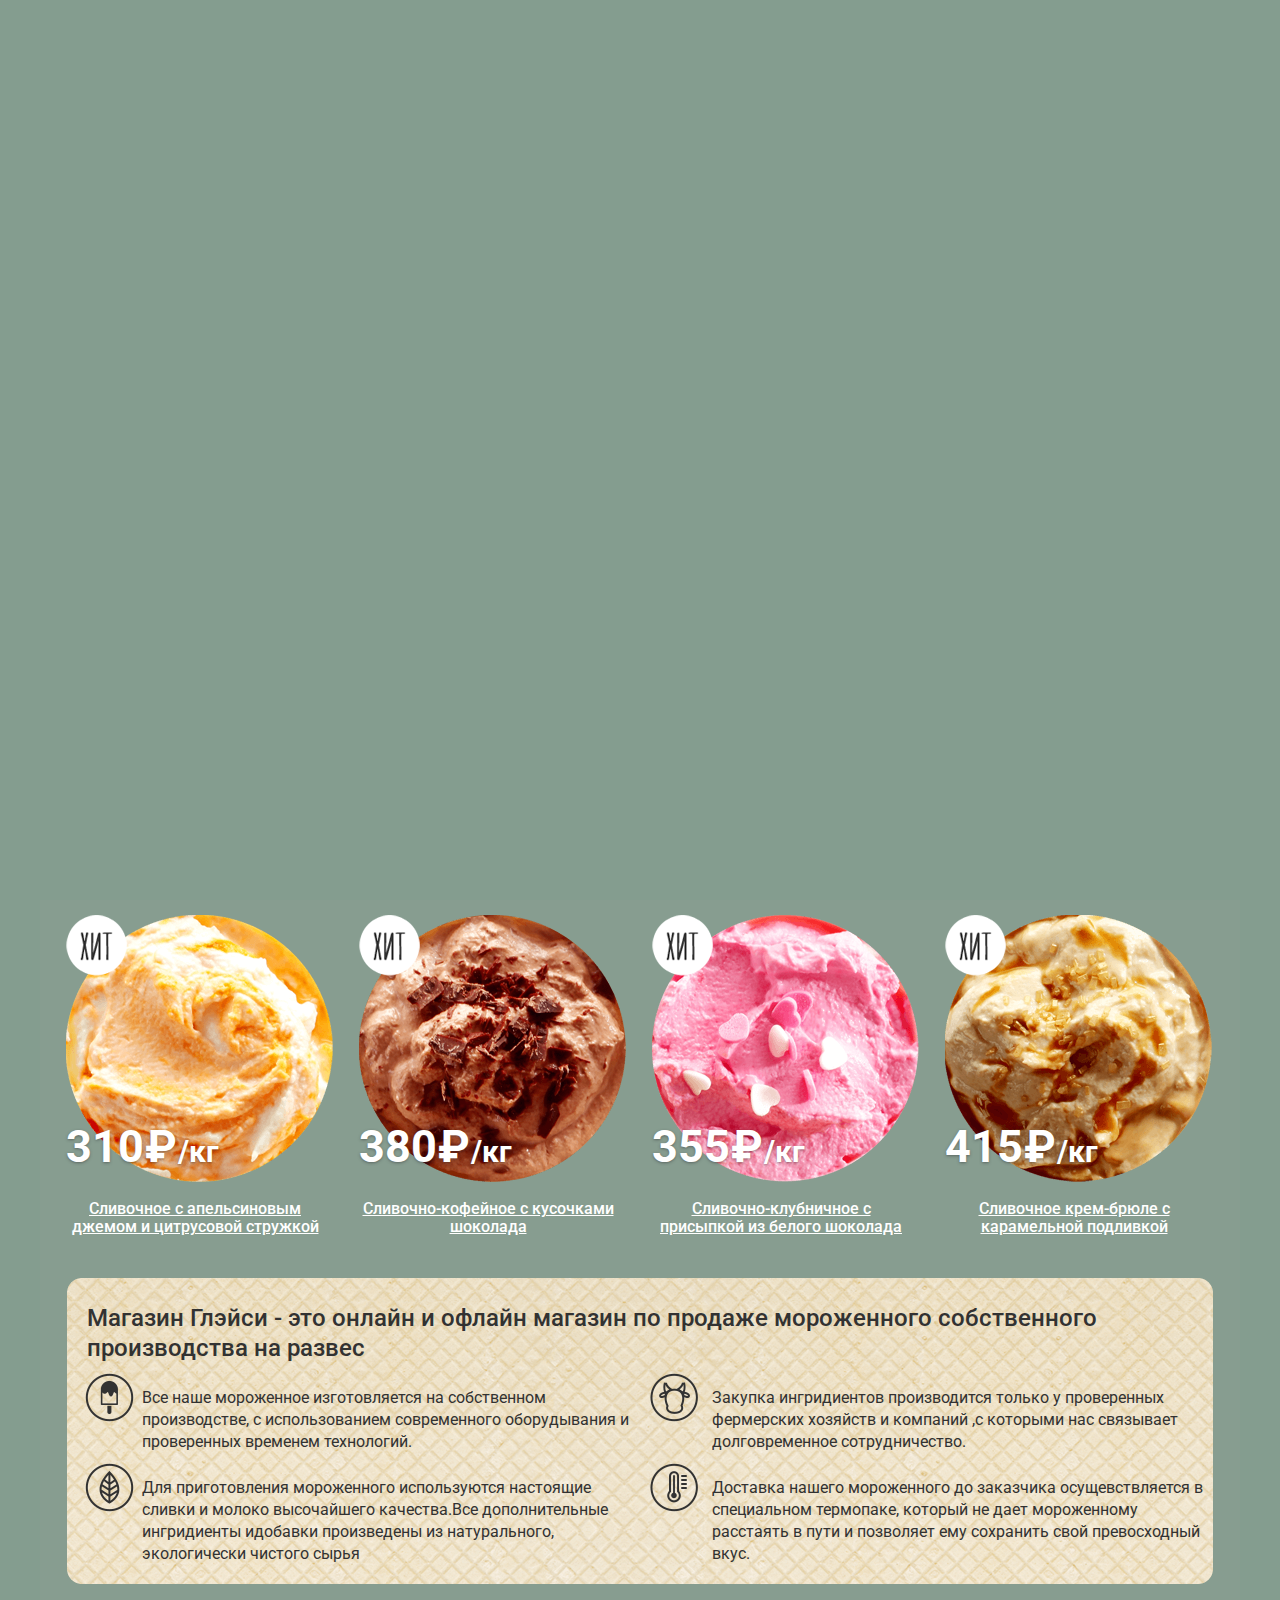
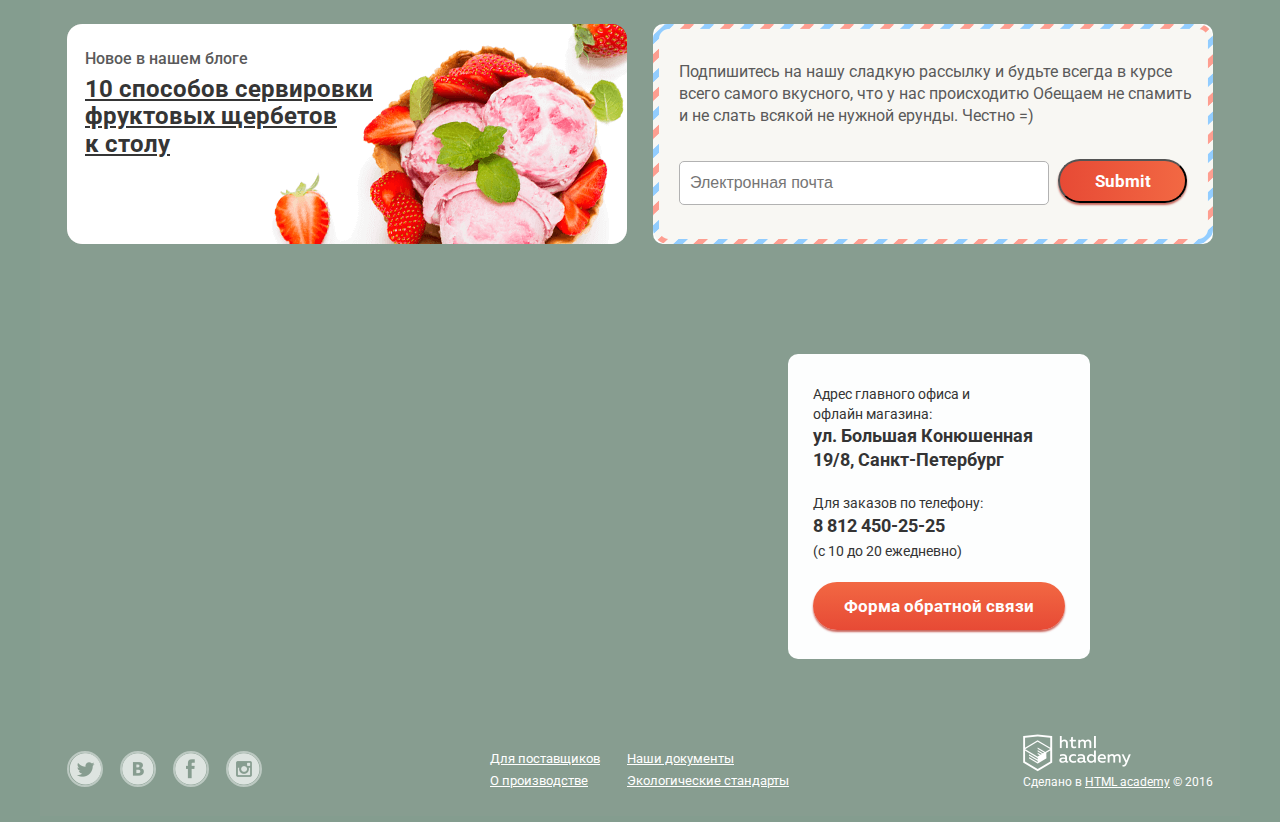
<file: index.html>
<!DOCTYPE html>
<html lang="ru" >
<head>
    <meta charset="utf-8">
    <title>Магазин Глэйси</title>
    <link type="text/css" rel="stylesheet" href="normalize.css">
    <link type="text/css" rel="stylesheet" href="main.css">
    <link rel="stylesheet" href="https://cdn.jsdelivr.net/npm/animate.css@3.5.2/animate.min.css">
    <!-- or -->
    <link rel="stylesheet" href="https://cdnjs.cloudflare.com/ajax/libs/animate.css/3.5.2/animate.min.css">
   
    <link href="https://fonts.googleapis.com/css?family=Roboto:400,500,700,900&amp;subset=cyrillic" rel="stylesheet">
    <script src="https://api-maps.yandex.ru/2.1/?lang=ru_RU" type="text/javascript">
    </script>
    
</head>
<body class="body">
   <!--  прелоадер -->
    <div class="loaderArea">
        <div class="preloader">
            <div></div>
            <div></div>
            <div></div>
            <div></div>
            <div></div>
            <div></div>
            <div></div>
            <div></div>
            <div></div>
            <div></div>
        </div>
    </div>
   


<div class="main-container">




<!-- Шапка-->
<header class="main-header clearfix">
    <div class="header clearfix">
        <nav class="navigation">
            <!-- основная навигация по сайту-->
            <ul class="top-menu">
                <!-- логотип-->
                <li class="logo"> <img src="img/Logo.png" width="154" height="64" alt="лого"></li>
                <li>
                    <a class="top-menu-a" href="#">Каталог</a>
                    <ul class="submenu">
                        <li class="submenu-h2"><a href="#">Новинки</a></li>
                        <li><a href="catalog.html">Сливочное</a></li>
                        <li><a href="#">Щербеты</a></li>
                        <li><a href="#">Фруктовый лед</a></li>
                        <li><a href="#">Мелорин</a></li>
                    </ul>
                        
                    
                </li>
                <li>
                    <a class="top-menu-a" href="#">Доставка и оплата</a>
                </li>
                <li>
                    <a  class="top-menu-a" href="#">О Компании</a>
                </li>


            </ul>


            

       </nav>
        


        <!-- поиск? вход корзина-->
        <div class="user-block">
            <ul>
                <li>
                    <!--будет появляться форма поиска-->
                    <a class="search" href="#"></a>
                </li>
                <li >
                    <a class="login" href="#"> Вход</a>
                </li>
                <li >
                    <a class="basket" href="#"> Пусто</a>
                </li>
            </ul>
        </div>






        <!--время работы-->
        <div class="time-work">
            <p > С 10 до 20 ежедневно <br>

                 <span>8-812-450-25-25 </span>
            </p>

        </div>
    </div>

    <!-- картинка с двумя мороженым и текст хочу даромхиты -->
    <div class="promotion">
        <!--слайдер с морожеными в фоне-->

        <h3 class="promotion__text">Крем-брюле и пломбир с малиновым джемом</h3>

        <div class="promotion-slider">
            <input type="radio" class="checkbox" name="slider" id="point1" checked>
            <label class="slider" for="point1"></label>
            <input type="radio" class="checkbox"  name="slider" id="point2">
            <label class="slider" for="point2"></label>
            <input type="radio" class="checkbox"  name="slider" id="point3">

            <label class="slider" for="point3"></label>
        </div>

        <a class="btn promotion-btn" href="#"> Давайте оба!</a>

    </div>




</header>

<main>



    <!-- хочу акция -->
    <section class="banner clearfix">
        <!-- хочу акция -->
        <div class="banner-item one animated bounceInLeft">
            <span>
                Малинка даром!
            </span>
            <p>
                При покупки 2 кг любого фруктового
                мороженного, добавим в ваш заказ банку
                малинового варенья бесплатно.
            </p>

            <a class="btn banner-item-btn-left" href="#">Хочу варенье!</a>
        </div>
        <div class="banner-item two animated bounceInRight">
            <span>
                Шоколадки даром!
            </span>
            <p>
                При покупки 2 кг пломбира добавим в ваш
                заказ упаковку вкуснейшей шоколадной
                присыпки совеершенно бесплатно.
            </p>
            <a class="btn banner-item-btn-right" href="#">Хочу шоколадки!</a>
        </div>

    </section>
    <!-- Хиты-->
    <div class="list-item clearfix">
        <ul>
             
            <li class="item hit ">
           
               <img src="img/hit1.png" alt="мороженое" width="267" height="267">
            
                <div class="price">
                    310 ₽ <span>/кг</span>
                </div>

                <a class="link" href="#">Сливочное с апельсиновым джемом и цитрусовой стружкой</a>

                <a class="btn btn-item btn-item-hiden"  href="#">Быстрый просмотр</a>
            </li>
           
            <li class="item hit ">

                <img src="img/hit2.png" alt="мороженое" width="267" height="267">
                <div class="price">
                    380 ₽ <span >/кг</span>
                </div>
                <a class="link"  href="#">Сливочно-кофейное с кусочками шоколада</a>
                 <a class="btn btn-item btn-item-hiden"  href="#">Быстрый просмотр</a>
            </li>
            <li class="item hit ">

                <img src="img/hit3.png" alt="мороженое" width="267" height="267">
                <div class="price">
                    355 ₽ <span>/кг</span>
                </div>
                <a class="link"  href="#">Сливочно-клубничное с присыпкой из белого шоколада</a>
                 <a class="btn btn-item btn-item-hiden"  href="#">Быстрый просмотр</a>
            </li>
            <li class="item hit ">

                <img src="img/hit4.png" alt="мороженое" width="267" height="267">
                <div class="price">
                    415 ₽ <span>/кг</span>
                </div>
                <a class="link"  href="#">Сливочное крем-брюле с карамельной подливкой</a>
                 <a class="btn btn-item btn-item-hiden"  href="#">Быстрый просмотр</a>
            </li>

        </ul>

    </div>


    <!--О магазине новости рассылка карта адрес-->
    <section class="content clearfix">

        <h2>
            Магазин Глэйси - это онлайн и офлайн магазин по продаже мороженного собственного
            производства на развес
        </h2>

        <ul class="content-item">
            <li class="content-item-one">

                <p>
                    Все наше мороженное изготовляется на собственном
                    производстве, с использованием современного оборудывания
                    и проверенных временем технологий.
                </p>

            </li>
            <li class="content-item-two">

                <p>
                    Для приготовления мороженного используются настоящие
                    сливки и молоко высочайшего качества.Все дополнительные
                    ингридиенты идобавки произведены из натурального,
                    экологически чистого сырья
                </p>
            </li>
        </ul>

        <ul class="content-item">
            <li class="content-item-three">

                <p>
                    Закупка ингридиентов производится только у проверенных
                    фермерских хозяйств и компаний ,с которыми нас связывает
                    долговременное сотрудничество.
                </p>
            </li>

            <li class="content-item-four">
                <p>
                    Доставка нашего мороженного до заказчика осущевствляется
                    в специальном термопаке, который не дает мороженному
                    расстаять в пути и позволяет ему сохранить свой превосходный
                    вкус.
                </p>
            </li>

        </ul>

    </section>

    <section class="news clearfix">

        <!-- новости-->
        <div class="news-blog">
            <h3>Новое в нашем блоге</h3>
            <a href="#">10 способов сервировки фруктовых щербетов <br> к столу</a>
        </div>

        <!-- рассылка-->
        <form class="news-mail" action="#">
            <p>Подпишитесь на нашу сладкую рассылку и будьте всегда в курсе<br>
                всего самого вкусного, что у нас происходитю Обещаем не спамить<br>
                и не слать всякой не нужной ерунды. Честно =)
            </p>
            <input type="email" name="mail" placeholder="Электронная почта" >
            <input class="btn submit-btn" type="submit" id="sumbit">
        </form>
    </section>


    <!--карта и обратная связь-->
    <section class="freedback">
     <!--    <div class="map"> -->
      <!--    конструктор карт    -->
        <!--     <script type="text/javascript" charset="utf-8" async src="https://api-maps.yandex.ru/services/constructor/1.0/js/?um=constructor%3Ac4a1a0b82dd5e20a8486965a8fc1602f55572081a14e2f0215fc32d7546c6bed&amp;width=1200&amp;height=430&amp;lang=ru_RU&amp;scroll=true"></script> -->
       
     <!--   </div> -->
    <div id="map" style="width: 1200px; height: 430px">

    </div>
    <!-- <iframe src="https://www.google.com/maps/embed?pb=!1m16!1m12!1m3!1d1998.6075186637793!2d30.32058041611711!3d59.938654569059416!2m3!1f0!2f0!3f0!3m2!1i1024!2i768!4f13.1!2m1!1z0YPQuy4g0JHQvtC70YzRiNCw0Y8g0JrQvtC90Y7RiNC10L3QvdCw0Y8gMTkvOCwg0KHQsNC90LrRgi3Qn9C10YLQtdGA0LHRg9GA0LM!5e0!3m2!1sru!2sru!4v1517771605078"
        width="1200" height="430" frameborder="0" style="border:0" allowfullscreen></iframe> -->
       
   <!--      <img class="freedback-pin" src="img/pin.png" alt="pin" height="140" width="80">
        <img class="freedback-pinsahdows" src="img/pinshadows.png" alt="тень" width="182" height="110"> -->
               <div class="freedback-form">
                        <p class="text-adress">
                            Адрес главного офиса и <br>
                             офлайн магазина:  <br>
                            <span class="adress">
                                ул. Большая Конюшенная 19/8, Санкт-Петербург
                               </span>
                        </p>

                        <p class="text-call">
                            Для заказов по телефону: <br>
                            <span class="call">8 812 450-25-25</span> <br>
                            (с 10 до 20 ежедневно)
                        </p>
                      <a class="btn freedback-btn" href="#">Форма обратной связи</a>
               </div>

    </section>


</main>


<!-- футер-->
<footer class="main-footer clearfix">
    <section class="footer-social">
        <a class="social-btn social-btn-tw" href="#">Твиттер</a>
        <a class="social-btn social-btn-vk" href="#">Вконтакте</a>
        <a class="social-btn social-btn-fb" href="#">Фейсбук</a>
        <a class="social-btn social-btn-inst" href="#">Инстаграмм</a>
    </section>
    <section class="footer-about">
        <ul class="footer-about-item">
            <li >
                <a class="link" class="footer-about-item-main"  href="#" >Для поставщиков</a>
            </li>
            <li>
                <a class="link"  href="#">О производстве</a>
            </li>
        </ul>
        <ul class="footer-about-item">
            <li>
                <a class="link"  href="#">Наши документы</a>
            </li>
            <li>
                <a class="link"   href="#">Экологические стандарты</a>
            </li>
        </ul>
    </section>

    <section class="footer-copyright">

        <img src="img/logo_html.png" alt="logo-made" width="108" height="38">
        <p> Сделано в
        <a class="link"  href="#">HTML academy</a>
            &#169; 2016
        </p>
    </section>

</footer>


</div>


<!--всплывающие окна-->

<div class="search-form" >
    <form action="#" method="post">
       
        <input class="search-enter" type="text" name="search" id="search" placeholder="Что ищем ?">
        <label class="search-form-text" for="search">
          Что ищем ?
        </label>


    </form>

</div>


<div class="login-form">
    <form action="#" >
       
        <input class="user-email" name="user_mail" id="mail" placeholder="Электронная почта">
            <label class="login-form-mail" for="mail">
            Электронная почта
            </label>
      
        <input class="user-password" type="password" name="user_password" id="password" placeholder="Пароль">
           
           <label class="login-form-password" for="password" >
              Пароль
            </label>

        <a class="btn btn-login" href="#" id="login">Войти</a>

        <div class="login-form-registr">
            <a href="#" class="login-form-item">Забыли пароль</a> <br>
            <a href="#" class="login-form-item">Новая регистрация</a>
        </div>

    </form>

</div>




<script  type="text/javascript" src="script.js" > </script>
</body>
</html>
</file>
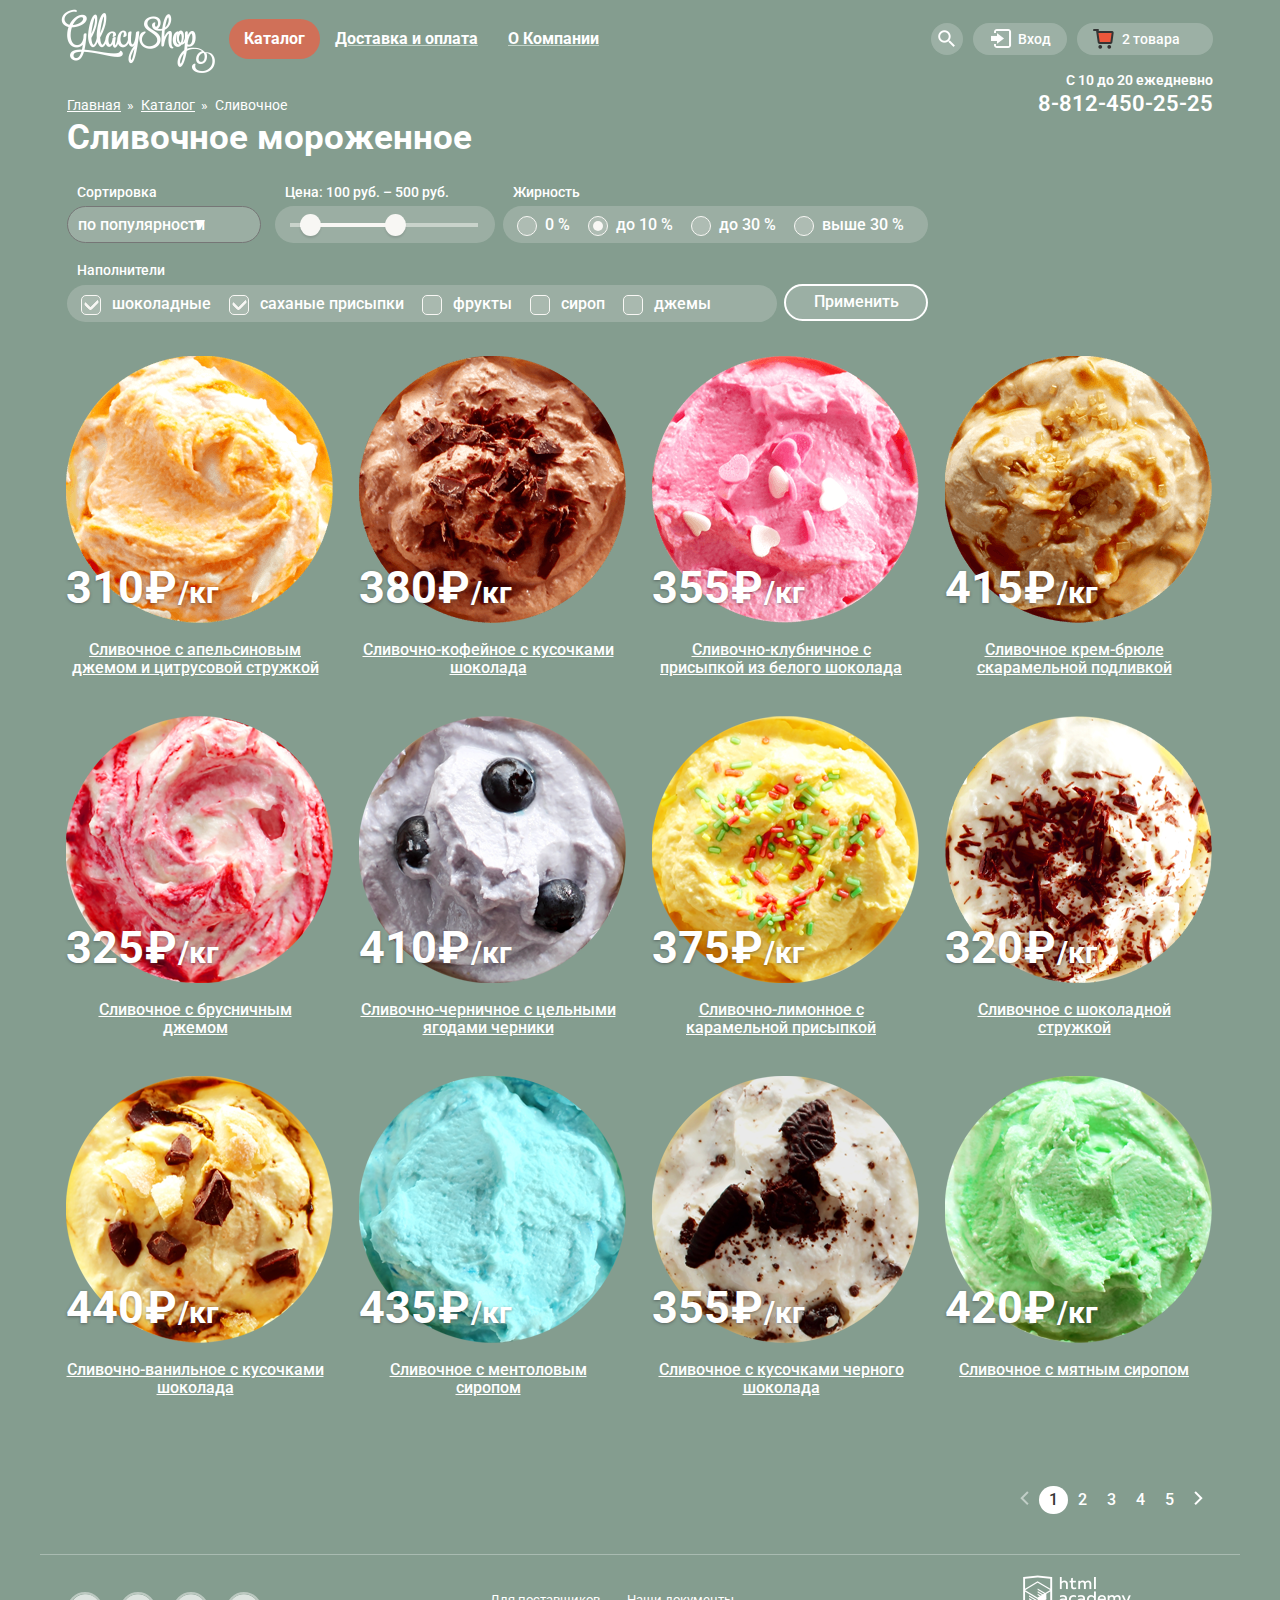
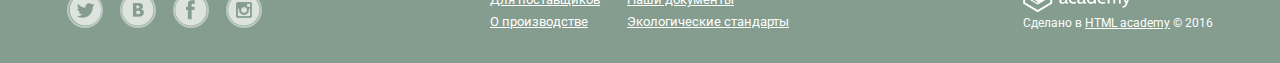
<file: catalog.html>
<!DOCTYPE html>
<html lang="ru" >
<head>
    <meta charset="utf-8">
    <title>Каталог</title>
    <link type="text/css" rel="stylesheet" href="main.css">
    <link type="text/css" rel="stylesheet" href="normalize.css">
    <link href="https://fonts.googleapis.com/css?family=Roboto:400,500,700,900&amp;subset=cyrillic" rel="stylesheet">
</head>
<body class="catalog-page">

<div class="main-container">

   
  

    <!-- Шапка-->
    <header class="main-header clearfix">
        <div class="header clearfix">
            <nav class="navigation">
                <!-- основная навигация по сайту-->
                <ul >
                    <!-- логотип-->
                    <li class="logo">
                        <a href="index.html">
                            <img src="img/Logo.png" width="154" height="64" alt="лого">
                        </a>
                    </li>
                    <li class="active">
                        <a href="catalog.html" >Каталог</a>
                    </li>
                    <li>
                        <a class="top-menu-a"href="#">Доставка и оплата</a>
                    </li>
                    <li>
                        <a class="top-menu-a" href="#">О Компании</a>
                    </li>

                </ul>

            </nav>

            <!-- поиск? вход корзина-->
            <div class="user-block">
                <ul>
                    <li>
                        <!--будет появляться форма поиска-->
                        <a class="search" href="#"></a>
                    </li>
                    <li >
                        <a class="login" href="#"> Вход</a>
                    </li>
                    <li >
                        <a class="basket basket-full" href="#"> 2 товара</a>
                    </li>

                </ul>
            </div>  



         







            <!--время работы-->
            <div class="time-work">
                <p > С 10 до 20 ежедневно <br>
                    <span>8-812-450-25-25 </span>
                </p>
            </div>
        </div>

            <div class="page-title">
                <ul class="breadcrubs">
                    <li><a href="index.html">Главная</a>

                    </li>
                    <li><a href="#">Каталог</a>

                    </li>
                    <li><a class="active-link" href="#">Сливочное</a> </li>
                </ul>
                <h2>Сливочное мороженное</h2>
            </div>


    </header>

<main class="clearfix">

      <!--навигация поиск по товарам  -->
         <div class="item-tools clearfix">
             <form action="#">
                <div class="popular-sort">
                    <label for="sort">Сортировка </label><br>
                    <!--<span class="select-form"></span>    -->
                         <select class="select-form" name="tools-sort" id="sort">
                             <option value="популярность" id="sort_hit"> по популярности</option>
                             <option value="недорогие" id="sort_min">сначала недорогие</option>
                             <option value="дорогие" id="sort_max">сначала дорогие</option>
                             <option value="жирность" id="sort_fat">по жирности</option>
                         </select>


                </div>

                 <div class="price-sort">
                     <span> Цена: 100 руб. – 500 руб.</span> <br>
                     <div class="price-sort-form">
                           <div class="range-min" > </div>
                           <div class="range-max" ></div>
                           <div class="price-line"></div>
                            <div class="price-line-light"></div>

                      </div>




                </div>


                 <div class="fat-sort">
                    <span>Жирность</span>
                     <div class="fat-sort-form">
                          <input class="radio" name="fat_sort" type="radio" id="zero">
                            <label  for="zero"> 0 %</label>
                            <input class="radio" name="fat_sort" type="radio" id="ten" checked>
                            <label for="ten" > до 10 %</label>
                           <input class="radio" name="fat_sort" type="radio" id="thirty">
                             <label for="thirty"> до 30 %</label>
                           <input class="radio"  name="fat_sort" type="radio" id="above_thirty">
                             <label for="above_thirty"> выше 30 %</label>
                     </div>

                 </div>

                 <div class="additive-sort clearfix">
                      <span>Наполнители</span>

                     <div class="additive-sort-form">

                         <input type="checkbox" id="choco" checked>
                         <label for="choco">шоколадные</label>
                         <input type="checkbox" id="sugar" checked>
                         <label for="sugar">саханые присыпки</label>
                         <input type="checkbox" id="fruit">
                         <label for="fruit">фрукты</label>
                         <input type="checkbox" id="syrup">
                         <label for="syrup">сироп</label>
                         <input type="checkbox" id="jam">
                         <label for="jam">джемы</label>

                     </div>

                     <button type="submit" class="sort-button" id="additive-sort">Применить</button>

                 </div>

             </form>

         </div>


        <div class="list-item clearfix">
            <ul class="list-item-row clearfix">
                    <li class="item">
                        
                        <img src="img/item11.png" alt="мороженое" width="267" height="267">
                        <div class="price">
                            310 ₽ <span>/кг</span>
                        </div>

                        <a class="link" href="#">Сливочное с апельсиновым джемом и цитрусовой стружкой</a>
                        <a class="btn btn-item btn-item-hiden"  href="#">Быстрый просмотр</a>
                    </li>
                    <li class="item">

                        <img src="img/item12.png" alt="мороженое" width="267" height="267">
                        <div class="price">
                            380 ₽ <span >/кг</span>
                        </div>
                        <a class="link"  href="#">Сливочно-кофейное с кусочками шоколада</a>
                         <a class="btn btn-item btn-item-hiden"  href="#">Быстрый просмотр</a>
                    </li>
                    <li class="item">

                        <img src="img/item13.png" alt="мороженое" width="267" height="267">
                        <div class="price">
                            355 ₽ <span>/кг</span>
                        </div>
                        <a class="link"  href="#">Сливочно-клубничное с присыпкой из белого шоколада</a>
                         <a class="btn btn-item btn-item-hiden"  href="#">Быстрый просмотр</a>
                    </li>
                    <li class="item">

                        <img src="img/item14.png" alt="мороженое" width="267" height="267">
                        <div class="price">
                            415 ₽ <span>/кг</span>
                        </div>
                        <a class="link"  href="#">Сливочное крем-брюле скарамельной подливкой</a>
                         <a class="btn btn-item btn-item-hiden"  href="#">Быстрый просмотр</a>
                    </li>
            </ul>
            <ul class="list-item-row  clearfix" >
                    <li class="item">
                      
                        <img src="img/item21.png" alt="мороженое" width="267" height="267">
                       
                        <div class="price">
                            325 ₽ <span>/кг</span>
                        </div>

                        <a class="link" href="#">Сливочное с брусничным джемом</a>
                         <a class="btn btn-item btn-item-hiden"  href="#">Быстрый просмотр</a>
                    </li>
                    <li class="item ">

                        <img src="img/item22.png" alt="мороженое" width="267" height="267">
                        <div class="price">
                            410 ₽ <span >/кг</span>
                        </div>
                        <a class="link"  href="#">Сливочно-черничное с цельными ягодами черники</a>
                         <a class="btn btn-item btn-item-hiden"  href="#">Быстрый просмотр</a>
                    </li>
                    <li class="item ">

                        <img src="img/item23.png" alt="мороженое" width="267" height="267">
                        <div class="price">
                            375 ₽ <span>/кг</span>
                        </div>
                        <a class="link"  href="#">Сливочно-лимонное с карамельной присыпкой</a>
                         <a class="btn btn-item btn-item-hiden"  href="#">Быстрый просмотр</a>
                    </li>
                    <li class="item">

                        <img src="img/item24.png" alt="мороженое" width="267" height="267">
                        <div class="price">
                            320 ₽ <span>/кг</span>
                        </div>
                        <a class="link"  href="#">Сливочное с шоколадной стружкой</a>
                         <a class="btn btn-item btn-item-hiden"  href="#">Быстрый просмотр</a>
                    </li>
            </ul>

            <ul class="list-item-row  clearfix">
                    <li class="item">

                        <img src="img/item31.png" alt="мороженое" width="267" height="267">
                        <div class="price">
                            440 ₽ <span>/кг</span>
                        </div>

                        <a class="link" href="#">Сливочно-ванильное с кусочками шоколада</a>
                         <a class="btn btn-item btn-item-hiden"  href="#">Быстрый просмотр</a>

                    </li>
                    <li class="item">

                        <img src="img/item32.png" alt="мороженое" width="267" height="267">
                        <div class="price">
                            435 ₽ <span >/кг</span>
                        </div>
                        <a class="link"  href="#">Сливочноe с ментоловым сиропом</a>
                         <a class="btn btn-item btn-item-hiden"  href="#">Быстрый просмотр</a>
                    </li>
                    <li class="item ">

                        <img src="img/item33.png" alt="мороженое" width="267" height="267">
                        <div class="price">
                            355 ₽ <span>/кг</span>
                        </div>
                        <a class="link"  href="#">Сливочное с кусочками черного шоколада</a>
                         <a class="btn btn-item btn-item-hiden"  href="#">Быстрый просмотр</a>
                    </li>
                    <li class="item">

                        <img src="img/item34.png" alt="мороженое" width="267" height="267">
                        <div class="price">
                            420 ₽ <span>/кг</span>
                        </div>
                        <a class="link"  href="#">Сливочное с мятным сиропом</a>
                         <a class="btn btn-item btn-item-hiden"  href="#">Быстрый просмотр</a>
                    </li>
            </ul>

        </div>

        <!--выбор страницы-->
        <ul class="page-number">
            <li class="no-link">
                <a class="back-link" href="#"> 
                    <img  src="img/back-link.png" alt="назад" width="9" height="14">               
                </a> 
            </li>
            <li class="active-number"><a href="#">1</a></li>
            <li class="page-link"><a href="#">2</a></li>
            <li class="page-link"><a href="#">3</a></li>
            <li class="page-link"><a href="#">4</a></li>
            <li class="page-link"><a href="#">5</a></li>
            <li class="page-link">
                 <a class="next-link" href="#"> 
                  <img src="img/next-link.png" alt="вперед" width="9" height="14">  
            </a></li>
        </ul>


    </main>










    <!-- футер-->
    <footer class="main-footer clearfix">
        <section class="footer-social">
            <a class="social-btn social-btn-tw" href="#">Твиттер</a>
            <a class="social-btn social-btn-vk" href="#">Вконтакте</a>
            <a class="social-btn social-btn-fb" href="#">Фейсбук</a>
            <a class="social-btn social-btn-inst" href="#">Инстаграмм</a>
        </section>
        <section class="footer-about">
            <ul class="footer-about-item">
                <li >
                    <a class="link" class="footer-about-item-main"  href="#" >Для поставщиков</a>
                </li>
                <li>
                    <a class="link"  href="#">О производстве</a>
                </li>
            </ul>
            <ul class="footer-about-item">
                <li>
                    <a class="link" href="#">Наши документы</a>
                </li>
                <li>
                    <a class="link" href="#">Экологические стандарты</a>
                </li>
            </ul>
        </section>

        <section class="footer-copyright">

            <img src="img/logo_html.png" alt="logo-made" width="108" height="38">
            <p> Сделано в
                <a class="link" href="#">HTML academy</a>
                &#169; 2016
            </p>
        </section>

    </footer>


</div>

<!--всплывающее окно с корзиной-->
<!--всплывающие окна-->

<div class="search-form">
    <form action="#" method="post">
           <input class="search-enter" type="text" name="search" id="search" placeholder="Что ищем ?">
           <label class="search-form-text" for="search">
             Что ищем ?
           </label>
    </form>

</div>


   <div class="login-form">
               <form action="#" >
       
                        <input class="user-email" name="user_mail" id="mail" placeholder="Электронная почта">
                            <label class="login-form-mail" for="mail">
                            Электронная почта
                            </label>
                    
                        <input class="user-password" type="password" name="user_password" id="password" placeholder="Пароль">
                        
                        <label class="login-form-password" for="password" >
                            Пароль
                            </label>

                        <a class="btn btn-login" href="#" id="login">Войти</a>

                        <div class="login-form-registr">
                            <a href="#" class="login-form-item">Забыли пароль</a> <br>
                            <a href="#" class="login-form-item">Новая регистрация</a>
                        </div>

                </form> 
            </div>

<!-- полная корзина -->
  <div class="basket-form">
      <table class="basket-table">
        <tr class="row">
              <td class="col-1">
                 <span class="btn-delete">
                     
                 </span> 
                <img src="img/basket_item1.png" alt="ice">
              </td>
               <td class="col-2">
                 Пломбир с апельсиновым джемом
              </td>
                <td class="col-3">
                 1.5кг
              </td>
                 <td class="col-4">
                &#215;200 руб.
                </td>
             <td class="col-5">
              300 руб.
              </td>
         </tr>
          
         <tr class="row">
              <td class="col-1">
                <span class="btn-delete">
                     
                 </span> 
                <img src="img/basket_item2.png" alt="ice">
              </td>
               <td class="col-2">
                 Клубничный пломбир с присыпкой 
                 из белого шоколада
              </td>
                <td class="col-3">
                 1.5кг
              </td>
                 <td class="col-4">
                &#215;300 руб.
                </td>
             <td class="col-5">
              450 руб.
              </td>
         </tr>
          
         <tr class="row-line" >
              <td colspan="5">

              </td>
         </tr>
         
         <tr >
            <td colspan="3">
              
            </td>
            <td class="row-sum-text">
              Итого:
            </td>
            <td class="row-sum">
               750 руб.
            </td>

         </tr>

      </table>

     <a href="#" class="btn btn-order">Оформить заказ</a>

  </div>

<script  type="text/javascript" src="script.js" > </script>
</body>
</html>
</file>
<file: main.css>
/* прелоадер  https://codepen.io/animatedcreativity/pen/OjBPQJ  */
 .loaderArea {
  
  overflow: hidden;
  position: fixed;
  left: 0;
  top: 0;
  right:0;
  bottom:0;
  z-index: 100000;
  width: 100%;
  height: 100%;
  background-color: #849d8f;
}


.preloader {
  /* size */
  width: 100px;
  height: 100px;
  position: absolute;
  left: 50%;
  top: 50%;
  transform: translateX(-50%) translateY(-50%);
  animation: rotatePreloader 2s infinite ease-in;
}

@keyframes rotatePreloader {
  0% {
    transform: translateX(-50%) translateY(-50%) rotateZ(0deg);
  }
  100% {
    transform: translateX(-50%) translateY(-50%) rotateZ(-360deg);
  }
}
.preloader div {
  position: absolute;
  width: 100%;
  height: 100%;
  opacity: 0;
}

.preloader div:before {
  content: "";
  position: absolute;
  left: 50%;
  top: 0%;
  width: 10%;
  height: 10%;
  background-color: #ffffff;
  transform: translateX(-50%);
  border-radius: 50%;
}

.preloader div:nth-child(1) {
  transform: rotateZ(0deg);
  animation: rotateCircle1 2s infinite linear;
  z-index: 9;
}

@keyframes rotateCircle1 {
  0% {
    opacity: 0;
  }
  0% {
    opacity: 1;
    transform: rotateZ(36deg);
  }
  7% {
    transform: rotateZ(0deg);
  }
  57% {
    transform: rotateZ(0deg);
  }
  100% {
    transform: rotateZ(-324deg);
    opacity: 1;
  }
}
.preloader div:nth-child(2) {
  transform: rotateZ(36deg);
  animation: rotateCircle2 2s infinite linear;
  z-index: 8;
}

@keyframes rotateCircle2 {
  5% {
    opacity: 0;
  }
  5.0001% {
    opacity: 1;
    transform: rotateZ(0deg);
  }
  12% {
    transform: rotateZ(-36deg);
  }
  62% {
    transform: rotateZ(-36deg);
  }
  100% {
    transform: rotateZ(-324deg);
    opacity: 1;
  }
}
.preloader div:nth-child(3) {
  transform: rotateZ(72deg);
  animation: rotateCircle3 2s infinite linear;
  z-index: 7;
}

@keyframes rotateCircle3 {
  10% {
    opacity: 0;
  }
  10.0002% {
    opacity: 1;
    transform: rotateZ(-36deg);
  }
  17% {
    transform: rotateZ(-72deg);
  }
  67% {
    transform: rotateZ(-72deg);
  }
  100% {
    transform: rotateZ(-324deg);
    opacity: 1;
  }
}
.preloader div:nth-child(4) {
  transform: rotateZ(108deg);
  animation: rotateCircle4 2s infinite linear;
  z-index: 6;
}

@keyframes rotateCircle4 {
  15% {
    opacity: 0;
  }
  15.0003% {
    opacity: 1;
    transform: rotateZ(-72deg);
  }
  22% {
    transform: rotateZ(-108deg);
  }
  72% {
    transform: rotateZ(-108deg);
  }
  100% {
    transform: rotateZ(-324deg);
    opacity: 1;
  }
}
.preloader div:nth-child(5) {
  transform: rotateZ(144deg);
  animation: rotateCircle5 2s infinite linear;
  z-index: 5;
}

@keyframes rotateCircle5 {
  20% {
    opacity: 0;
  }
  20.0004% {
    opacity: 1;
    transform: rotateZ(-108deg);
  }
  27% {
    transform: rotateZ(-144deg);
  }
  77% {
    transform: rotateZ(-144deg);
  }
  100% {
    transform: rotateZ(-324deg);
    opacity: 1;
  }
}
.preloader div:nth-child(6) {
  transform: rotateZ(180deg);
  animation: rotateCircle6 2s infinite linear;
  z-index: 4;
}

@keyframes rotateCircle6 {
  25% {
    opacity: 0;
  }
  25.0005% {
    opacity: 1;
    transform: rotateZ(-144deg);
  }
  32% {
    transform: rotateZ(-180deg);
  }
  82% {
    transform: rotateZ(-180deg);
  }
  100% {
    transform: rotateZ(-324deg);
    opacity: 1;
  }
}
.preloader div:nth-child(7) {
  transform: rotateZ(216deg);
  animation: rotateCircle7 2s infinite linear;
  z-index: 3;
}

@keyframes rotateCircle7 {
  30% {
    opacity: 0;
  }
  30.0006% {
    opacity: 1;
    transform: rotateZ(-180deg);
  }
  37% {
    transform: rotateZ(-216deg);
  }
  87% {
    transform: rotateZ(-216deg);
  }
  100% {
    transform: rotateZ(-324deg);
    opacity: 1;
  }
}
.preloader div:nth-child(8) {
  transform: rotateZ(252deg);
  animation: rotateCircle8 2s infinite linear;
  z-index: 2;
}

@keyframes rotateCircle8 {
  35% {
    opacity: 0;
  }
  35.0007% {
    opacity: 1;
    transform: rotateZ(-216deg);
  }
  42% {
    transform: rotateZ(-252deg);
  }
  92% {
    transform: rotateZ(-252deg);
  }
  100% {
    transform: rotateZ(-324deg);
    opacity: 1;
  }
}
.preloader div:nth-child(9) {
  transform: rotateZ(288deg);
  animation: rotateCircle9 2s infinite linear;
  z-index: 1;
}

@keyframes rotateCircle9 {
  40% {
    opacity: 0;
  }
  40.0008% {
    opacity: 1;
    transform: rotateZ(-252deg);
  }
  47% {
    transform: rotateZ(-288deg);
  }
  97% {
    transform: rotateZ(-288deg);
  }
  100% {
    transform: rotateZ(-324deg);
    opacity: 1;
  }
}
.preloader div:nth-child(10) {
  transform: rotateZ(324deg);
  animation: rotateCircle10 2s infinite linear;
  z-index: 0;
}

@keyframes rotateCircle10 {
  45% {
    opacity: 0;
  }
  45.0009% {
    opacity: 1;
    transform: rotateZ(-288deg);
  }
  52% {
    transform: rotateZ(-324deg);
  }
  102% {
    transform: rotateZ(-324deg);
  }
  100% {
    transform: rotateZ(-324deg);
    opacity: 1;
  }
}


/* Конец прелоадера */

body {
    /*gogle fonts in HTML*/
    font-family: "Roboto", Arial, sans-serif;
    color: #ffffff;
    background: #849d8f  url("img/ice_cream_1.jpg") no-repeat center top;  

}
 /* для хрома уббираем рамки у кнопок по умолчанию */
button,
button:active,
button:focus {
    outline: none;
}

input,
input:active,
input:focus {
    outline: none;
}




.main-container {
    width: 1200px;
    margin: 0 auto;
}

.clearfix:after {
    content: "";
    display: table;
    clear: both;
}

ul {
    padding: 0;
    margin: 0;
    font-size: 0;
    list-style-type: none
}





.btn {
    background-color: #ec573b;
    color: #ffffff;
    text-decoration: none;
    border-radius: 50px;
    /*градиент и тень тексту и кнопке*/
}

.btn:hover {
    background-color: #ffffff;
    background: linear-gradient(0deg, #f48468 0%, #f26843 100%);
    background-color: rgba(255, 255, 255, 0.2);
    box-shadow: 0 2px 2px 0 #ac1000;
}

.btn:active {
    background-color: #ffffff;
    background: linear-gradient(0deg, #f26843 0%, #e74a35 100%);
    background-color: rgba(0, 0, 0, 0.07);
    box-shadow: inset 0 2px 2px 0 rgba(148, 39, 24, 0.004);
}


.main-header {
    margin-bottom: 40px;
}



/*НАЧАЛО левая навигация*/

.navigation {
    float: left;
    padding-left: 20px;
    margin-top: 19px;
}

.logo {
    margin-top: -10px;
    margin-left: 1px;
    margin-right: 14px;
}

.navigation img {
    width: 154px;
    height: 64px;
}


/*главные ссылки  */

.navigation a {
    display: block;
    padding: 10px 15px;
    font-family: "Roboto", Arial, sans-serif;
    color: #ffffff;
    font-size: 16px;
    font-weight: 700;
    text-decoration-color: #c1d2c8;
}

.navigation li {
    display: inline-block;
    font-size: 16px;
    line-height: 20px;
    vertical-align: top;
}


/*условие чтобы не пропадало всплывающее меню убираем расстояние*/

/*между меню и вспл меню*/

.top-menu>li {
    height: 50px;
}


/*вид главных ссылок при наведении*/

.navigation li:hover .top-menu-a {
    background-color: #f7f6f3;
    color: #333333;
    border-radius: 50px;
    text-decoration: none;
}


/* Начало ВСплывающее ПОД меню */


/*всплывающее меню "каталог"*/

.top-menu {
    position: relative;
}

.navigation .submenu {
    visibility: hidden;
    position: absolute;
    top: 48px;
    left: 165px;
    border-radius: 5px;
    background-color: #f8f7f4;
    box-shadow: 0px 20px 20px 0px rgba(0, 0, 0, 0.4);
    width: 143px;
}

.submenu li {
    display: block;
}

.submenu a {
    padding: 6px 15px;
    text-decoration: none;
    font-family: "Roboto", Arial, sans-serif;
    color: #343434;
    font-size: 14px;
    /* Приближение из-за подстановки шрифтов */
    font-weight: 400;
    text-align: left;
}

.submenu .submenu-h2 a {
    padding: 10px 10px;
    font-weight: 700;
}

.submenu .submenu-h2 {
    border-bottom: 1px solid #d1d0ce;
    display: block;
    margin-left: 5px;
    margin-right: 5px;
}


/*первый и последний вспл пункт меню круглые края*/

.submenu li:last-child {
    border-bottom-left-radius: 5px;
    border-bottom-right-radius: 5px;
}

.submenu li:first-child:hover {
    border-top-left-radius: 5px;
    border-top-right-radius: 5px;
    padding-left: 5px;
    margin: 0;
}


/*поведение ссылок при наведение   нажатии в всплывающем меню*/

.submenu li:hover {
    background-color: #fbded7;
}

.submenu li:active {
    background-color: #f6b5a5;
}


/*появление всплывающего меню*/

.navigation li:hover .submenu {
    visibility: visible;
}

/*КОНЕЦ всплывающего меню*/

/*КОНЕЦ левой навигации*/




/*НАЧАЛО правой навигации*/

.user-block {
    float: right;
    margin-right: 17px;
    padding-top: 4px;
    margin-top: 19px;
}

.user-block a {
    display: block;
    text-decoration: none;
    font-family: "Roboto", Arial, sans-serif;
    color: #ffffff;
    font-size: 14px;
    /* Приближение из-за подстановки шрифтов */
    font-weight: 500;
}

.user-block li {
    display: inline-block;
    margin-right: 10px;
    font-size: 16px;
    line-height: 20px;
    vertical-align: top;
}

/* ПОИСК */
.user-block .search {
    position: relative;
    margin-left: 32px;
    border-radius: 50%;
    background-color: rgba(255, 255, 255, 0.2);
    width: 32px;
    height: 32px;
}

.search:before {
    position: absolute;
    left: 7px;
    top: 7px;
    content: "";
    width: 17px;
    height: 17px;
    background: url(img/spritesheet.png);
    background-position: -84px -41px;
}

.user-block li:hover .search:before {
    filter: invert(1);
    -webkit-filter: invert(1);
}

.user-block li:hover .search {
    background-color: #f8f7f4;
}
/* ЛОГИН */
.user-block .login {
    position: relative;
    background-color: rgba(255, 255, 255, 0.2);
    padding: 6px 16px 6px 45px;
    border-radius: 50px;
}

.login:before {
    position: absolute;
    left: 18px;
    content: "";
    width: 21px;
    height: 19px;
    background: url(img/spritesheet.png);
    background-position: -57px -41px;
}

.user-block li:hover .login:before {
    background: url(img/spritesheet.png);
    background-position: -3px -3px;
}

.user-block li:hover .login {
    color: #373737;
    background-color: #f8f7f4;
}


/* пустая корзина */
.user-block .basket {
    position: relative;
    background-color: rgba(255, 255, 255, 0.2);
    padding: 6px 33px 6px 45px;
    border-radius: 50px;
}

.basket:before {
    position: absolute;
    left: 16px;
    content: "";
    width: 21px;
    height: 20px;
    background: url(img/spritesheet.png);
    background-position: -3px -41px;
}

.user-block .basket {
    cursor: default;
}


/*  картинка полной иконки корзины  */

.catalog-page .basket-full::before {
    position: absolute;
    left: 16px;
    content: "";
    width: 21px;
    height: 20px;
    background: url(img/spritesheet.png);
    background-position: -30px -41px;
}

.catalog-page .basket-full:hover {
    background-color: #f8f7f4;
    color: #666665;
}


/* время работы */
.time-work {
    float: right;
    width: 520px;
}

.time-work p {
    text-align: right;
    margin-right: 27px;
    font-family: "Roboto", Arial, sans-serif;
    color: #ffffff;
    font-size: 14px;
    /* Приближение из-за подстановки шрифтов */
    font-weight: 600;
    line-height: 23px;
}

.time-work span {
    font-size: 22px;
    /* Приближение из-за подстановки шрифтов */
    font-weight: 600;
}


/* НАЧАЛО слайер большая аритнка с морож*/

.promotion {
    float: left;
    width: 1146px;
}

.promotion h3 {
    display: block;
    padding-left: 255px;
    padding-top: 200px;
    width: 690px;
    font-family: "Roboto", Arial, sans-serif;
    color: #ffffff;
    font-size: 60px;
    font-weight: 900;
    line-height: 60px;
    text-align: center;
}

.promotion a {
    display: block;
    margin-left: 462px;
    font-family: "Roboto", Arial, sans-serif;
    color: #ffffff;
    font-size: 31px;
    /* Приближение из-за подстановки шрифтов */
    font-weight: 700;
    line-height: 60px;
    /* Приближение из-за подстановки шрифтов */
    text-align: center;
    text-shadow: 0 2px 5px rgba(160, 32, 11, 0.76);
    background: linear-gradient(0deg, #e74a35 0%, #f26843 100%);
    box-shadow: 0 2px 2px 0 rgba(172, 16, 0, 0.64);
    width: 280px;
    height: 64px;
    border-radius: 50px;
    margin-top: -48px;
}


/*слайдер*/


/*скрываем чекбокс*/

.promotion-slider input {
    visibility: hidden;
}


/*стилизация лабел*/

.promotion-slider label {
    float: left;
    margin-top: -9px;
    margin-right: 7px;
    display: block;
    border-radius: 50%;
    border: 2px solid #ffffff;
    width: 18px;
    height: 18px;
    cursor: pointer;
}

.promotion-slider:nth-child(2) {
    margin-left: 26px;
}


/*наведение*/

.promotion-slider label:hover {
    background-color: #b2c1b7;
}


/*цвет чекнутого*/

.checkbox:checked+label {
    background-color: #ffffff;
}

/* баненры */
.banner {
    width: 1200px;
    position: relative;
    margin-bottom: 40px;
}

.banner-item {
    float: left;
    width: 560px;
    height: 229px;
    margin-left: 27px;
}

.banner span {
    display: block;
    padding-left: 20px;
    padding-top: 18px;
    font-family: "Roboto", Arial, sans-serif;
    color: #ffffff;
    font-size: 35px;
    font-weight: 700;
}

.banner p {
    padding-left: 20px;
    font-family: "Roboto", Arial, sans-serif;
    color: #ffffff;
    font-size: 18px;
    font-weight: 700;
    width: 530px;
}

.banner a {
    display: block;
    font-family: "Roboto", Arial, sans-serif;
    color: #ffffff;
    font-size: 18px;
    /* Приближение из-за подстановки шрифтов */
    font-weight: 700;
    text-align: center;
    background: -webkit-linear-gradient(90deg, #e74a35 0%, #f26843 100%);
    background: -moz-linear-gradient(90deg, #e74a35 0%, #f26843 100%);
    background: -o-linear-gradient(90deg, #e74a35 0%, #f26843 100%);
    background: -ms-linear-gradient(90deg, #e74a35 0%, #f26843 100%);
    background: linear-gradient(0deg, #e74a35 0%, #f26843 100%);
    box-shadow: 0 2px 2px 0 rgba(172, 16, 0, 0.64);
    border-radius: 50px;
    padding-left: 21px;
    padding-right: 24px;
    padding-top: 15px;
    padding-bottom: 15px;
    margin-bottom: -100px;
}

.banner-item-btn-left {
    margin-left: 375px;
    position: absolute;
    bottom: 120px;
}

.banner-item-btn-right {
    margin-left: 350px;
    position: absolute;
    bottom: 120px;
}

.banner .one {
    background-image: url("img/nanner_left.png");
}

.banner .two {
    background: url("img/banner_right.png");
}
/* КОНЕЦ ШАПКИ */



/*НАЧАЛО ХИТЫ и карточки товаров в каталоге*/

.list-item {
    margin-bottom: -27px;
}

.list-item li{
    /*для хитов позишн*/
    position: relative; 
    float: left;
    width: 267px;
    margin-left: 26px;
   
}


.item .price {
    padding-left: 10px;
}


.hit:after {
    position: absolute;
    left:0px;
    top:0px;
    content: "";
    width: 61px;
    height: 61px;
    background: url("img/hit.png");
    z-index: 10;
}


.item .link {
    display: block;
    width: 258px;
    padding-top: 18px;
    font-family: "Roboto", Arial, sans-serif;
    color: #ffffff;
    font-size: 16px;
    font-weight: 500;
    line-height: 18px;
    text-align: center;
}

.item .price {
    position: absolute;
    top: 225px;
    left: -10px;
    font-family: "Roboto", Arial, sans-serif;
    color: #ffffff;
    font-size: 45px;
    font-weight: 700;
    line-height: 13px;
    text-align: left;
    word-spacing: -10px;
    text-shadow: 0 1px 3px rgba(49, 50, 53, 0.5);
    z-index: 10;
}

.item span {
    font-family: "Roboto", Arial, sans-serif;
    color: #ffffff;
    font-size: 30px;
    font-weight: 700;
    line-height: 13px;
    word-spacing: -7px;
}
/*ВЫБОР КАРТОЧКИ ТОВАРА пр наведеии на товар*/

.item:before{
    visibility: hidden;
    position: absolute;
    display: block;
    content: "";
    top: -5px;
    left: -5px;
    width:277px;
    height: 406px;
    background-color: rgba(248, 247, 244, 0.3);
     border-radius: 5px;
    background-color: rgba(248, 247, 244, 0.3);
    box-shadow: 0px 20px 20px 0px rgba(0, 0, 0, 0.4);
    z-index: 30;
}



 .btn-item {
    visibility: hidden;
    position: relative;
    top:20px;
    left: 30px; 
    background: linear-gradient(0deg, #e74a35 0%, #f26843 100%);
    box-shadow: 0px 1px 2px 0px #ac1000;
    width: 195px;
    height: 35px;
    text-align: center;
    border-radius: 50px;
    z-index: 50;  
     display: block;
    padding-top: 14px;
    font-family: "Roboto", Arial, sans-serif;
    color: #ffffff;
    font-size: 16px;
    font-weight: 500;
    line-height: 18px;
    z-index: 50;   
}
.item:hover::before, 
.item:hover .btn-item {
    visibility: visible;       
}
.item:hover .link {
    text-decoration: none;
} 











/*КОНЕЦ ХИТЫ*/


/*НАЧАЛО О НАС МАГАЗИН гэйси */

.content {
    position: relative;
    background: url("img/contant-fon.png") no-repeat center top;
    width: 1146px;
    min-height: 306px;
    margin-left: 27px;
    margin-bottom: 40px;
    color: #323232;
}

.content h2 {
    padding-left: 20px;
    padding-top: 25px;
    font-family: "Roboto", Arial, sans-serif;
    color: #323232;
    font-size: 24px;
    /* Приближение из-за подстановки шрифтов */
    font-weight: 500;
    line-height: 30px;
    /* Приближение из-за подстановки шрифтов */
    text-align: left;
}

.content-item {
    float: left;
    width: 495px;
    margin-top: -20px;
    padding-left: 75px;
    color: #323232;
    font-family: "Roboto", Arial, sans-serif;
    font-size: 16px;
    /* Приближение из-за подстановки шрифтов */
    font-weight: 400;
    line-height: 22px;
    /* Приближение из-за подстановки шрифтов */
    text-align: left;
}

.content-item p {
    padding-top: 8px;
}

.content-item-one:before {
    position: absolute;
    left: 18px;
    top: 95px;
    content: "";
    background: url(img/spritesheet.png);
    width: 49px;
    height: 49px;
    background-position: -3px -111px;
}

.content-item-two:before {
    position: absolute;
    left: 18px;
    top: 185px;
    content: "";
    background: url(img/spritesheet.png);
    width: 49px;
    height: 49px;
    background-position: -58px -111px;
}

.content-item-three:before {
    position: absolute;
    left: 583px;
    top: 95px;
    content: "";
    background: url(img/spritesheet.png);
    width: 49px;
    height: 49px;
    background-position: -165px -3px;
}

.content-item-four:before {
    position: absolute;
    left: 583px;
    top: 185px;
    content: "";
    background: url(img/spritesheet.png);
    width: 49px;
    height: 49px;
    background-position: -117px -58px;
}

/* БЛОК новостей и форма */


.news {
    font-family: "Roboto", Arial, sans-serif;
    color: #5a5a5a;
    margin-bottom: 40px;
}

.news-blog {
    float: left;
    margin-left: 27px;
    background: url("img/bolg-fon.png") no-repeat;
    width: 560px;
    height: 220px;
}

.news-blog h3 {
    padding-top: 10px;
    padding-left: 18px;
    font-size: 16px;
    /* Приближение из-за подстановки шрифтов */
    font-weight: 500;
    text-align: left;
}

.news-blog a {
    display: block;
    margin-top: -9px;
    padding-left: 18px;
    color: #353535;
    font-size: 24px;
    /* Приближение из-за подстановки шрифтов */
    font-weight: 700;
    text-align: left;
    width: 292px;
}

.news-mail {
    float: right;
    margin-right: 27px;
    background: white url("img/letter.png") no-repeat;
    width: 560px;
    height: 220px;
    border-radius: 10px;
}

.news-mail p {
    padding-top: 21px;
    padding-left: 26px;
    font-family: "Roboto", Arial, sans-serif;
    color: #5a5a5a;
    font-size: 16px;
    font-weight: 400;
    line-height: 22px;
    text-align: left;
}

.news-mail input[type="submit"] {
    display: block;
    margin-left: 405px;
    margin-top: -46px;
    background: linear-gradient(90deg, rgb(231, 74, 53) 0%, rgb(242, 104, 67) 100%);
    box-shadow: 0 2px 2px 0 rgba(172, 16, 0, 0.64);
    width: 129px;
    height: 44px;
    border-radius: 50px;
    font-family: "Roboto", Arial, sans-serif;
    color: #fefefe;
    font-size: 17px;
    /* Приближение из-за подстановки шрифтов */
    font-weight: 700;
    line-height: 24px;
    /* Приближение из-за подстановки шрифтов */
    text-align: center;
}

.news-mail input[type=email] {
    width: 356px;
    height: 40px;
    border: 1px solid #b2b2b2;
    border-radius: 5px;
    margin-left: 26px;
    margin-top: 18px;
    padding-left: 10px;
}

.freedback {
    position: relative;
   /*   height: 430px;
    width: 1200px;
    background: url("img/map.png");  */
}
/* 
.map {
    height: 430px;
    width: 1200px;
    
} */
/* 
.freedback .freedback-pin {
    position: absolute;
    left: 265px;
    top: 138px;
} */

/* .freedback .freedback-pinsahdows {
    position: absolute;
    left: 310px;
    top: 175px;
} */

.freedback-form {
    position: absolute;
    top: 70px;
    right: 150px;
    background-color: #fdfefe;
    color: #343434;
    width: 302px;
    height: 305px;
    border-radius: 10px;
}



.freedback-form a {
    display: inline-block;
    background: linear-gradient(0deg, #e74a35 0%, #f26843 100%);
    box-shadow: 0 2px 2px 0 rgba(172, 16, 0, 0.64);
    width: 252px;
    padding-top: 12px;
    padding-bottom: 12px;
    margin-left: 25px;
    margin-top: 5px;
    border-radius: 50px;
    font-family: "Roboto", Arial, sans-serif;
    color: #fefefe;
    font-size: 17px;
    /* Приближение из-за подстановки шрифтов */
    font-weight: 700;
    line-height: 24px;
    /* Приближение из-за подстановки шрифтов */
    text-align: center;
}

.freedback-form .text-adress {
    width: 229px;
    padding-left: 25px;
    padding-top: 16px;
    font-family: "Roboto", Arial, sans-serif;
    color: #343434;
    font-size: 14px;
    /* Приближение из-за подстановки шрифтов */
    font-weight: 400;
    line-height: 20px;
    /* Приближение из-за подстановки шрифтов */
    text-align: left;
   
}

.freedback-form .adress {
    font-size: 18px;
    /* Приближение из-за подстановки шрифтов */
    font-weight: 700;
    line-height: 24px;
    /* Приближение из-за подстановки шрифтов */
    text-align: left;
}

.freedback-form .call {
    font-size: 18px;
    /* Приближение из-за подстановки шрифтов */
    font-weight: 700;
    line-height: 22px;
    /* Приближение из-за подстановки шрифтов */
    text-align: left;
}

.freedback-form .text-call {
    padding-left: 25px;
    padding-top: 5px;
    font-family: "Roboto", Arial, sans-serif;
    color: #343434;
    font-size: 14px;
    /* Приближение из-за подстановки шрифтов */
    font-weight: 400;
    line-height: 24px;
    /* Приближение из-за подстановки шрифтов */
    text-align: left;
}


/* НАЧАЛО ФУТЕР */
.main-footer {
    position: relative;
    margin-bottom: 20px;
}

.footer-social {
    float: left;
    margin-top: 25px;
    margin-left: 27px;
}

.footer-social .social-btn {
    display: inline-block;
    font-size: 0;
    margin-right: 13px;
    background-color: #e6ebe9;
    width: 29px;
    height: 29px;
    border-radius: 50px;
    border: 2px solid #c2cec7;
    filter: opacity(90%)
}


/*стили соц кнопок  */

.footer-social .social-btn-tw {
    width: 32px;
    height: 32px;
    background: url("img/spritesheet.png") no-repeat center;
    background-position: -171px -58px;
}

.footer-social .social-btn-vk {
    width: 32px;
    height: 32px;
    background: url("img/spritesheet.png") no-repeat center;
    background-position: -106px -3px;
}

.footer-social .social-btn-fb {
    width: 32px;
    height: 32px;
    background: url("img/spritesheet.png") no-repeat center;
    background-position: -30px -3px;
}

.footer-social .social-btn-inst {
    width: 32px;
    height: 32px;
    background: url("img/spritesheet.png") no-repeat center;
    background-position: -68px -3px;
}

/*поведение стилизаци кнопок соцсетей*/

.social-btn:hover {
    filter: opacity(0.5);   
   
}


.social-btn:active {
    filter: opacity(0.3);  
    filter: contrast(10)   
}



/* О НАС  */

.footer-about {
    float: left;
    margin-top: 36px;
    margin-left: 215px;
}

.footer-about-item {
    float: left;
    margin-right: 27px;
    line-height: 18px;
}

.footer-about a {
    font-family: "Roboto", Arial, sans-serif;
    color: #ffffff;
    font-size: 13px;
    /* Приближение из-за подстановки шрифтов */
    font-weight: 400;
    text-align: left;
}

.footer-about-item .footer-about-item-main {
    font-weight: 700;
    color: #ffffff;
    font-size: 13px;
    /* Приближение из-за подстановки шрифтов */
    text-align: left;
    text-decoration: underline;
}

.footer-about-item-main:before {
    position: absolute;
    content: "";
    background: url("img/spritesheet.png") no-repeat center;
    width: 15px;
    height: 13px;
    background-position: -144px -3px;
    left: 428px;
}




/*  КОПИРАЙТ */
.footer-copyright {
    float: right;
    margin-top: 20px;
    margin-right: 27px;
    font-family: "Roboto", Arial, sans-serif;
    color: #fefefe;
    font-size: 12px;
    /* Приближение из-за подстановки шрифтов */
    font-weight: 400;
    text-align: left;
}

.footer-copyright p {
    margin-top: 0;
}

.footer-copyright a {
    color: white;
}


/*ВСПЛЫВАЮЩИЕ ОКНА НА ГЛАВНОЙ СТРАНИЦЕ*/


/*поиск*/

.search-form {
    visibility: hidden;
    position: absolute;
    top: 65px;
    left: 680px;
    border-radius: 5px;
    background-color: #f8f7f4;
    box-shadow: 0 20px 20px 0 rgba(0, 0, 0, 0.4);
    width: 272px;
    height: 69px;
    text-align: center;
}

.search-form input {
    margin-top: 15px;
    padding-left: 10px;
    border-radius: 5px;
    border-style: solid;
    border-width: 1px;
    border-color: #d3d3d2;
    box-sizing: border-box;
    background-color: #ffffff;
    width: 241px;
    height: 39px;
    font-family: "Roboto", Arial, sans-serif;
    color: #999999;
    font-size: 14px;
    /* Приближение из-за подстановки шрифтов */
    font-weight: 400;
    line-height: 24px;
    /* Приближение из-за подстановки шрифтов */
    text-align: left;
}

/*   должен быть скрыт, появляется при наведении */
.search-form label {
    visibility: hidden;
    position: absolute;
    top:2px; 
    display: block;
    width: 80px;
    font-family: "Roboto", Arial, sans-serif;
    font-size: 11px;
    color: #5b9ddf;
    margin-left: 15px;
}

.search-form:hover .search-form input {
    border: 2px solid #c7c6c5;
}
/* появляется текст при наведении */
.search-form input:focus ~label{
   visibility: visible;
}


/*вход*/

.login-form {
    visibility: hidden;
    position: absolute;
    top: 65px;
    left: 804px;
    border-radius: 5px;
    background-color: #f8f7f4;
    box-shadow: 0 20px 20px 0 rgba(0, 0, 0, 0.4);
    width: 272px;
    height: 175px;
    text-align: center;
}

.login-form input {
    border-radius: 5px;
    border-style: solid;
    border-width: 1px;
    border-color: #d3d3d2;
    box-sizing: border-box;
    background-color: #ffffff;
    width: 241px;
    height: 39px;
    font-family: "Roboto", Arial, sans-serif;
    color: #999999;
    font-size: 14px;
    font-weight: 400;
    line-height: 24px;
    padding-left: 10px;
    margin-left: 5px;
    margin-top: 15px;
}

.login-form .btn-login {
    display: block;
    float: left;
    background: linear-gradient(0deg, #e74a35 0%, #f26843 100%);
    box-shadow: 0 1px 2px 0 #ac1000;
    width: 102px;
    margin-top: 15px;
    margin-left: 20px;
    padding-top: 10px;
    padding-bottom: 10px;
    text-align: center;
    border-radius: 50px;
    color: #fefefe;
    font-size: 15px;
     font-weight: 700;
    line-height: 24px;
     font-family: "Roboto", Arial, sans-serif;
}

/* регистрация */
.login-form .login-form-registr {
    float: right;
    width: 125px;
    height: 50px;
    text-align: left;
    margin-top: 15px;
}

/* зыбыли пароль */
.login-form .login-form-item {
    padding-top: 0;
    font-family: "Roboto", Arial, sans-serif;
    color: #333333;
    font-size: 13px;
    font-weight: 400;
    line-height: 24px;
     text-align: left;
}
/*  text подсказка  электр почта и мылодолжен быть скрыт, появляется при наведении */
.login-form .login-form-mail  {
    visibility:hidden;
    display: block;
    width: 120px;
    position: absolute;
    top:2px;
    font-family: "Roboto", Arial, sans-serif;
    font-size: 11px;
    color: #5b9ddf;
    margin-left: 25px;
    text-align: left;
}

.login-form-password {
    visibility:hidden;
    display: block;
    width: 120px;
    position: absolute;
    top:56px;
    font-family: "Roboto", Arial, sans-serif;
    font-size: 11px;
    color: #5b9ddf;
    margin-left: 25px;
    text-align: left; 
}


/* появление текста подсказок */
.login-form .user-email:focus ~.login-form-mail{
   visibility: visible;
}
.login-form .user-password:focus ~.login-form-password{
   visibility: visible;
}
/*стилизация при наведении на input форм*/

input:hover {
    border: 2px solid #c7c6c5;
}

.news-mail input[type=email]:hover {
    border: 2px solid #c7c6c5;
    width: 354px;
    height: 38px;
}

:focus::-webkit-input-placeholder {
    color: transparent
}

input:focus {
    border: 2px solid #8fbdec;
}

.news-mail input[type=email]:focus {
    border: 2px solid #8fbdec;
    width: 354px;
    height: 38px;
}


/*стилизация ссылок*/

.link:hover {
    color: #ffbc9e;
}

.link:active {
    color: #deb49a;
}




/*СТРАНИЦА СТРАНИЦА СТРАНИЦА КАТАЛОГА*/

.catalog-page {
    background: #849d8f;
}

.logo a {
    padding: 0 0;
}
.catalog-page .basket {
    cursor: pointer;
}

/*активная ссылка страница*/

.navigation .active a {
    background-color: #d07058;
    text-decoration: none;
    border-radius: 50px;
}


/*оглавление страницы*/

.page-title {
    float: left;
    margin-left: 27px;
    margin-top: -35px;
}

.page-title a {
    font-family: "Roboto", Arial, sans-serif;
    color: #ffffff;
    font-size: 14px;
    /* Приближение из-за подстановки шрифтов */
    font-weight: 400;
    text-align: left;
}

.page-title li::after {
    position: absolute;
    left: 60px;
    content: "»";
    font-family: "Roboto", Arial, sans-serif;
    color: #ffffff;
    font-size: 14px;
    /* Приближение из-за подстановки шрифтов */
    font-weight: 400;
    text-align: left;
}

.page-title li:last-child:after {
    content: "";
}

.page-title li {
    display: inline-block;
    padding-right: 20px;
    position: relative;
}

.page-title li:last-child a {
    text-decoration: none
}

.page-title h2 {
    padding-top: 10px;
    padding-bottom: 10px;
    margin-top: 0;
    margin-bottom: 0;
    font-family: "Roboto", Arial, sans-serif;
    color: #ffffff;
    font-size: 35px;
    /* Приближение из-за подстановки шрифтов */
    font-weight: 700;
    line-height: 30px;
    /* Приближение из-за подстановки шрифтов */
    text-align: left;
}


/*НАЧАЛО ФИЛЬТРЫ порядка предтавления товар*/

.item-tools {
    margin-left: 27px;
    margin-top: -20px;
    margin-bottom: 34px;
}


/*по популярности*/

.popular-sort {
    float: left;
    width: 194px;
}
.select-form {
    display: block;
    width: 180px;
    height: 37px;
}


.popular-sort select {
    background-color: rgba(248, 247, 244, 0.2);
    position: relative;
    border-radius: 50px;
    width: 194px;
    height: 37px;
    font-family: "Roboto", Arial, sans-serif;
    color: #ffffff;
    font-size: 16px;
    /* Приближение из-за подстановки шрифтов */
    font-weight: 500;
    padding-left: 10px;
    margin-top: 5px;
    -webkit-appearance: none;


}

.popular-sort:before {
    position: absolute;
    display: block;
    content: "";
    left: 195px;
    top: 220px;
    width: 0;
    height: 0;
    border-left: 5px solid transparent;
    border-right: 5px solid transparent;
    border-top: 10px solid white;

}

.select-form:hover .popular-sort:before{
     border-top-color:black;


 }

/*.popular-sort select:hover {*/
    /*color: #000000;*/
    /*background-color: #ffffff;*/

/*}*/



.popular-sort option {
    font-family: "Roboto", Arial, sans-serif;
    color: #000000;
    font-size: 14px;
    /* Приближение из-за подстановки шрифтов */
    font-weight: 500;
    background-color: rgba(248, 247, 244, 0.2);
}

.popular-sort label {
    padding-left: 10px;
    font-family: "Roboto", Arial, sans-serif;
    color: #ffffff;
    font-size: 14px;
    /* Приближение из-за подстановки шрифтов */
    font-weight: 500;
    text-align: left;
}


/*по цене*/

.price-sort {
    float: left;
    width: 218px;
    margin-left: 14px;
}

.price-sort-form {
    position: relative;
    background-color: rgba(248, 247, 244, 0.2);
    width: 220px;
    height: 37px;
    border-radius: 50px;
    margin-top: 5px;
}

.price-sort span {
    padding-left: 10px;
    font-family: "Roboto", Arial, sans-serif;
    color: #ffffff;
    font-size: 14px;    
    font-weight: 500;
    text-align: left;
}

.price-sort-form .range-min {
    border-radius: 50%;
    background-color:  #f8f7f4;
    box-shadow: 0px 2px 2px 0px rgba(0, 0, 0, 0.1);
    width: 21px;
    height: 22px;
    position: absolute;
    left: 25px;
    top: 8px;

}

.price-sort-form .range-max {
    border-radius: 50%;
    background-color:  #f8f7f4;
    box-shadow: 0px 2px 2px 0px rgba(0, 0, 0, 0.1);
    width: 21px;
    height: 22px;
    position: absolute;
    left: 110px;
    top: 8px;
}

.price-sort-form .price-line {
    position: absolute;
    background-color:  rgba(248, 247, 244, 0.5);
    width: 188px;
    height: 4px;
    top: 17px;
    left: 15px;
    z-index: 1;
}

.price-sort-form .price-line-light {
    position: absolute;
    background-color:  #f8f7f4;    
    width: 100px;
    height: 4px;
    top: 17px;
    left: 25px;
    z-index: 5;
}


/*по жирности*/

.fat-sort {
    float: right;
    margin-right: 312px;
}

.fat-sort-form {
    background-color: rgba(248, 247, 244, 0.2);
    width: 425px;
    height: 37px;
    border-radius: 50px;
    margin-top: 5px;
}

.fat-sort input {
    visibility: hidden;
}

.fat-sort-form label {
    position: relative;
    display: inline-block;
    margin-top: 10px;
    padding-left: 25px;
    font-family: "Roboto", Arial, sans-serif;
    color: #ffffff;
    font-size: 16px;
    font-weight: 500;
    text-align: left;
}


/*кружочки*/

.fat-sort-form label:before {
    position: absolute;
    left: -3px;
    content: " ";
    display: block;
    background-color: rgba(248, 247, 244, 0.2);
    width: 18px;
    height: 18px;
    border-radius: 50px;
    border: 1px solid #f8f7f4;
}


/*маленькие кружки*/

.fat-sort-form label:after {
    visibility: hidden;
    position: absolute;
    left: 2px;
    top: 5px;
    content: " ";
    display: block;
    background-color: #f8f7f4;
    width: 10px;
    height: 10px;
    border-radius: 50px;
}


/*наведение*/

.fat-sort-form label:hover:before {
    border: 2px solid #f8f7f4;
    width: 16px;
    height: 16px;
    cursor: pointer;
}

.fat-sort-form input:checked+label:after {
    visibility: visible;
}

.fat-sort span {
    font-family: "Roboto", Arial, sans-serif;
    color: #ffffff;
    font-size: 14px;
    /* Приближение из-за подстановки шрифтов */
    font-weight: 500;
    text-align: left;
    padding-left: 10px;
}


/*по наполнителям*/

.additive-sort {
    margin-right: 300px;
    float: left;
    margin-top: 18px;
    width: 861px;
}

.additive-sort-form {
    background-color: rgba(248, 247, 244, 0.2);
    width: 710px;
    height: 37px;
    border-radius: 50px;
    margin-top: 5px;
}

.additive-sort span {
    font-family: "Roboto", Arial, sans-serif;
    color: #ffffff;
    font-size: 14px;
    /* Приближение из-за подстановки шрифтов */
    font-weight: 500;
    text-align: left;
    padding-left: 10px;
}

.additive-sort-form input {
    visibility: hidden;
}

.additive-sort-form label {
    position: relative;
    font-family: "Roboto", Arial, sans-serif;
    color: #ffffff;
    font-size: 16px;
    font-weight: 500;
    text-align: left;
    padding-left: 28px;
    display: inline-block;
    margin-top: 10px;
}

.additive-sort-form label:before {
    position: absolute;
    left: -3px;
    content: " ";
    display: block;
    background-color: #a9b9af;
    width: 18px;
    height: 18px;
    border-radius: 5px;
    border: 1px solid #f8f7f4;
}


/*галочки*/

.additive-sort-form label:after {
    visibility: hidden;
    position: absolute;
    left: 1px;
    top: 3px;
    content: " ";
    display: block;
    width: 10px;
    height: 7px;
    border-left: 3px solid #f8f7f4;
    border-bottom: 3px solid #f8f7f4;
    border-radius: 3px;
    transform: rotate(-45deg);
}


/*наведение*/

.additive-sort-form label:hover:before {
    border: 2px solid #f8f7f4;
    width: 16px;
    height: 16px;
    cursor: pointer;
}

.additive-sort-form input:checked+label:after {
    visibility: visible;
}

.sort-button {
    float: right;
    margin-top: -38px;
    border: 2px solid #ffffff;
    border-radius: 50px;
    box-sizing: border-box;
    background-color: rgba(255, 255, 255, 0.188);
    width: 144px;
    height: 37px;
    font-family: "Roboto", Arial, sans-serif;
    color: #ffffff;
    font-size: 16px;
    /* Приближение из-за подстановки шрифтов */
    font-weight: 500;
}

.sort-button:hover {
    background-color: rgba(255, 255, 255, 0.988);
    color: #363636;
}

.sort-button:active {
    background-color: rgba(255, 255, 255, 0.988);
    box-shadow: 0 2px 1px 0 rgba(105, 105, 105, 0.004);
    background-color: #ededed;
    color: #363636;
}

/* Карточки товаров */

.catalog-page .list-item {
    margin-bottom: 50px;}
.catalog-page .list-item .item{
    margin-bottom: -10px;
} 
    



/*НАЧАЛО НОМЕРА СТРАНИЦ */


.page-number {
    float: right;
    margin-bottom: 40px;
    margin-right: 27px;
}

.page-number li {
    display: inline-block;
    font-family: "Roboto", Arial, sans-serif;
    padding: 5px 10px;
    border-radius: 50px;
    vertical-align: center;
}

.page-number a {
    text-decoration: none;
    color: #ffffff;
    font-size: 16px;
    /* Приближение из-за подстановки шрифтов */
    font-weight: 500;
    text-align: center;
}
/* активная страница */
.active-number {
    border-radius: 50px;
    background-color: #ffffff;
    color: black;
}

.active-number a {
    color: #353535;
}
/* выбор страницы */
.page-number .page-link:hover {
    background-color: rgba(255, 255, 255, 0.2);
} 
/* нет ссылки первая/последняя страница  */
.no-link {
    opacity: 0.5;
    cursor: default;
}
.no-link:hover {
    background-color:transparent;
    
    
}
/* КОНЕЦ номера страниц */


.catalog-page .main-footer {
    border-top: 1px solid #a9bbb1;
}







/* НАЧАЛО  форма ПОЛНАЯ корзина */

.basket-form {
    visibility: hidden;
    position: absolute;
    top: 60px;
    left: 665px;
    display: block;
    border-radius: 5px;
    background-color: #f8f7f4;
    box-shadow: 0px 20px 20px 0px rgba(0, 0, 0, 0.4);
    width: 539px;
    font-family: "Roboto", Arial, sans-serif;
    color: #333333;
    font-size: 13px;
    /* Приближение из-за подстановки шрифтов */
    font-weight: 400;
    text-align: left;
}

.basket-form table {
    margin-top: 20px;
    margin-left: 15px;
    border-collapse: collapse;
}

.basket-form tr {
    height: 50px;
}

.basket-form .row-line {
    height: 16px;
}

.basket-form .col-1 {
    width: 70px;
    text-align: right;
    position: relative;
}


/* кнопка крестик */
.btn-delete {
    position: absolute;
    right: 40px;
    top: 15px;
    width: 30px;
    height: 30px;
    opacity: 0.3;
}

.btn-delete:hover {
    opacity: 1;
}

.btn-delete:before,
.btn-delete:after {
    position: absolute;
    left: 15px;
    content: ' ';
    height: 15px;
    width: 2px;
    background-color: #676766;
}

.btn-delete:before {
    transform: rotate(45deg);
}

.btn-delete:after {
    transform: rotate(-45deg);
}


.basket-form .col-2 {
    width: 225px;
}

.basket-form .col-3 {
    width: 60px;
    text-align: right;
}

.basket-form .col-4 {
    width: 70px;
    text-align: left;
    color: #888888;
}

.basket-form .col-5 {
    width: 84px;
}

.basket-form .row-line {
    border-bottom: 1px solid #cacac7;
}

.basket-form .row-sum {
    color: #333333;
    font-size: 15px;
    /* Приближение из-за подстановки шрифтов */
    font-weight: 700;
    text-align: left;
}

.basket-form .row-sum-text {
    color: #333333;
    font-size: 15px;
    /* Приближение из-за подстановки шрифтов */
    font-weight: 700;
    text-align: right;
}


.basket-form .btn-order {
    display: inline-block;
    vertical-align: center;
    background: -webkit-linear-gradient(90deg, #e74a35 0%, #f26843 100%);
    background: -moz-linear-gradient(90deg, #e74a35 0%, #f26843 100%);
    background: -o-linear-gradient(90deg, #e74a35 0%, #f26843 100%);
    background: -ms-linear-gradient(90deg, #e74a35 0%, #f26843 100%);
    background: linear-gradient(0deg, #e74a35 0%, #f26843 100%);
    box-shadow: 0px 1px 2px 0px #ac1000;
    margin-left: 365px;
    margin-bottom: 20px;
    width: 162px;
    padding-top: 10px;
    padding-bottom: 10px;
    border-radius: 50px;
    text-align: center;
    font-family: "Roboto", Arial, sans-serif;
    color: #fefefe;
    font-size: 15px;
    /* Приближение из-за подстановки шрифтов */
    font-weight: 700;
    line-height: 24px;
}
 


 .catalog-page .btn:hover {
    background-color: #ffffff;
    background: linear-gradient(0deg, #f48468 0%, #f26843 100%);
    background-color: rgba(255, 255, 255, 0.2);
    box-shadow: 0 2px 2px 0 #ac1000;
    
}

.catalog-page .btn:active {
    background-color: #ffffff;
    background: linear-gradient(0deg, #f26843 0%, #e74a35 100%);
    background-color: rgba(0, 0, 0, 0.07);
    box-shadow: inset 0 2px 2px 0 rgba(148, 39, 24, 0.004);
    
} 

/* для js  повление формы */
.form-show {
    visibility: visible;
}
</file>
